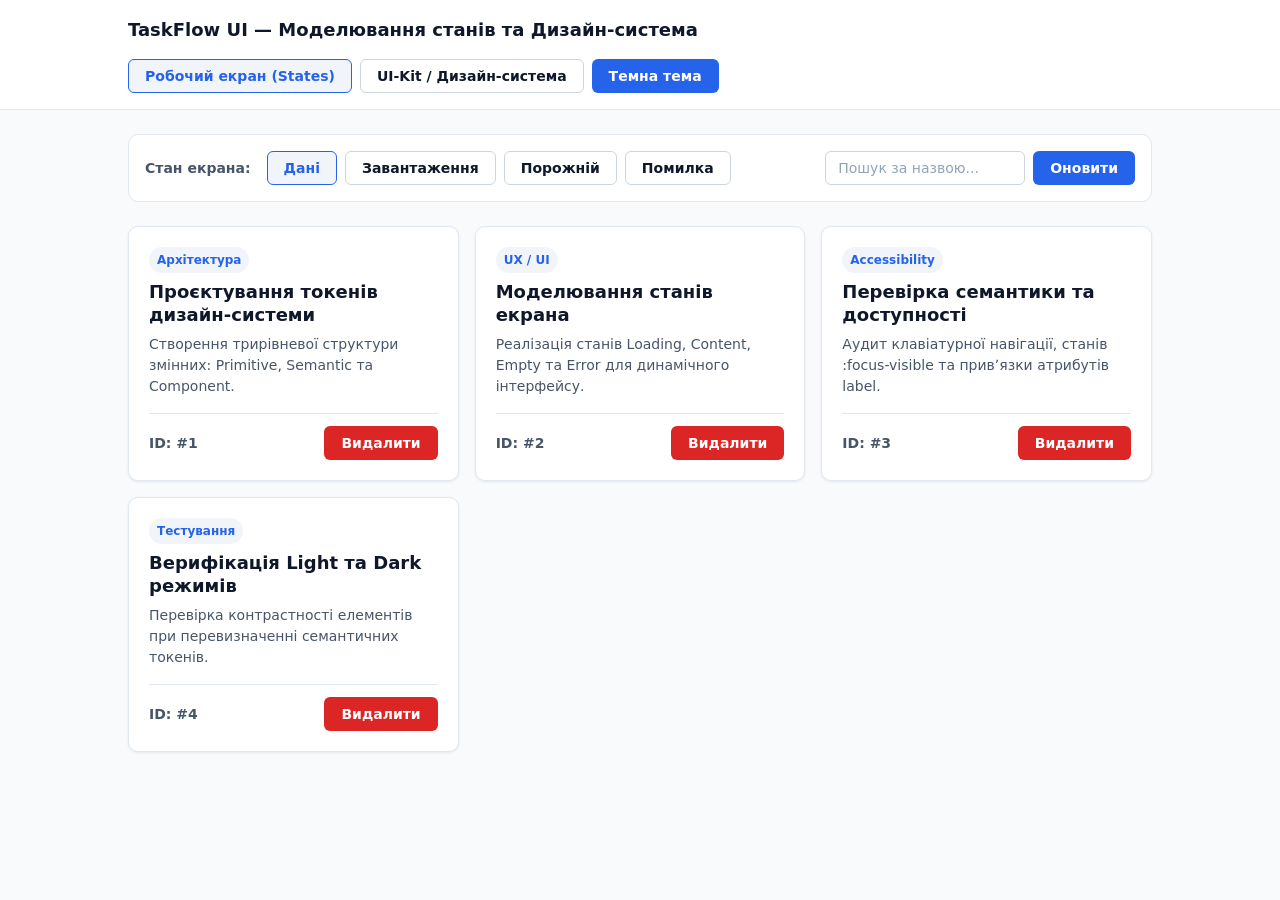
<file: index.html>
<!DOCTYPE html>
<html lang="uk" data-theme="light">
<head>
  <meta charset="UTF-8">
  <meta name="viewport" content="width=device-width, initial-scale=1.0">
  <title>Практична робота №6 — Screen States & Design Tokens</title>
  <link rel="stylesheet" href="tokens.css">
  <link rel="stylesheet" href="style.css">
</head>
<body>

  <header class="app-header">
    <div class="header-inner">
      <h1 class="app-title">TaskFlow UI — Моделювання станів та Дизайн-система</h1>
      <div class="header-controls">
        <button type="button" class="btn btn-secondary is-active" data-view-tab="app">
          Робочий екран (States)
        </button>
        <button type="button" class="btn btn-secondary" data-view-tab="uikit">
          UI-Kit / Дизайн-система
        </button>
        <button type="button" class="btn btn-primary" id="themeToggleBtn">
          Темна тема
        </button>
      </div>
    </div>
  </header>

  <main class="container">
    <!-- ====================================================================
         РОЗДІЛ 1: МОДЕЛЮВАННЯ СТАНІВ ЕКРАНА (Screen States)
         ==================================================================== -->
    <section id="view-app">
      <!-- Панель керування станами (State Switcher) та пошук -->
      <div class="toolbar">
        <div class="toolbar-group" role="group" aria-label="Панель тестування станів екрана">
          <span class="toolbar-label">Стан екрана:</span>
          <button type="button" class="btn btn-secondary is-active" data-target-state="content">Дані</button>
          <button type="button" class="btn btn-secondary" data-target-state="loading">Завантаження</button>
          <button type="button" class="btn btn-secondary" data-target-state="empty">Порожній</button>
          <button type="button" class="btn btn-secondary" data-target-state="error">Помилка</button>
        </div>

        <div class="toolbar-group">
          <div class="form-group">
            <label for="searchInput" class="is-hidden">Пошук завдань</label>
            <input
              type="search"
              id="searchInput"
              class="form-input"
              placeholder="Пошук за назвою..."
            >
          </div>
          <button type="button" class="btn btn-primary" id="refreshBtn">Оновити</button>
        </div>
      </div>

      <!-- 1. Стан завантаження (Loading State — Skeleton Screen) -->
      <div data-state="loading" class="cards-grid is-hidden" aria-busy="true" aria-label="Завантаження даних">
        <article class="card">
          <div>
            <div class="skeleton-box skeleton-badge"></div>
            <div class="skeleton-box skeleton-title"></div>
            <div class="skeleton-box skeleton-text"></div>
            <div class="skeleton-box skeleton-text-short"></div>
          </div>
        </article>
        <article class="card">
          <div>
            <div class="skeleton-box skeleton-badge"></div>
            <div class="skeleton-box skeleton-title"></div>
            <div class="skeleton-box skeleton-text"></div>
            <div class="skeleton-box skeleton-text-short"></div>
          </div>
        </article>
        <article class="card">
          <div>
            <div class="skeleton-box skeleton-badge"></div>
            <div class="skeleton-box skeleton-title"></div>
            <div class="skeleton-box skeleton-text"></div>
            <div class="skeleton-box skeleton-text-short"></div>
          </div>
        </article>
        <article class="card">
          <div>
            <div class="skeleton-box skeleton-badge"></div>
            <div class="skeleton-box skeleton-title"></div>
            <div class="skeleton-box skeleton-text"></div>
            <div class="skeleton-box skeleton-text-short"></div>
          </div>
        </article>
      </div>

      <!-- 2. Стан із даними (Content / Populated State) -->
      <div data-state="content" class="cards-grid" id="cardsContainer">
        <!-- Картки рендеряться динамічно через app.js -->
      </div>

      <!-- 3. Порожній стан (Empty State) -->
      <div data-state="empty" class="state-placeholder is-hidden">
        <svg class="state-icon" viewBox="0 0 24 24" fill="none" stroke="currentColor" stroke-width="1.5" aria-hidden="true">
          <path stroke-linecap="round" stroke-linejoin="round" d="M20 13V6a2 2 0 00-2-2H6a2 2 0 00-2 2v7m16 0v5a2 2 0 01-2 2H6a2 2 0 01-2-2v-5m16 0h-2.586a1 1 0 00-.707.293l-2.414 2.414a1 1 0 01-.707.293h-3.172a1 1 0 01-.707-.293l-2.414-2.414A1 1 0 006.586 13H4" />
        </svg>
        <h2 class="state-title">Елементів не знайдено</h2>
        <p class="state-message">
          Список порожній або за вашим пошуковим запитом немає збігів. Відновіть початковий набір даних, щоб продовжити роботу.
        </p>
        <button type="button" class="btn btn-primary" id="resetDataBtn">
          Відновити початковий список
        </button>
      </div>

      <!-- 4. Стан помилки (Error State) -->
      <div data-state="error" class="state-placeholder state-placeholder--error is-hidden" role="alert">
        <svg class="state-icon" viewBox="0 0 24 24" fill="none" stroke="currentColor" stroke-width="1.5" aria-hidden="true">
          <path stroke-linecap="round" stroke-linejoin="round" d="M12 9v3.75m9-.75a9 9 0 11-18 0 9 9 0 0118 0zm-9 3.75h.008v.008H12v-.008z" />
        </svg>
        <h2 class="state-title">Помилка завантаження даних (HTTP 503)</h2>
        <p class="state-message">
          Не вдалося встановити з'єднання із сервером API. Перевірте підключення до мережі або виконайте повторний запит.
        </p>
        <button type="button" class="btn btn-danger" id="retryBtn">
          Повторити спробу
        </button>
      </div>
    </section>

    <!-- ====================================================================
         РОЗДІЛ 2: БІБЛІОТЕКА КОМПОНЕНТІВ (UI-Kit Showcase)
         ==================================================================== -->
    <section id="view-uikit" class="uikit-section is-hidden">
      <div class="uikit-block">
        <h2 class="uikit-block-title">1. Кнопки (Primary, Secondary, Danger — Default &amp; Disabled)</h2>
        <div class="uikit-row">
          <button type="button" class="btn btn-primary">Primary Default</button>
          <button type="button" class="btn btn-primary" disabled>Primary Disabled</button>

          <button type="button" class="btn btn-secondary">Secondary Default</button>
          <button type="button" class="btn btn-secondary" disabled>Secondary Disabled</button>

          <button type="button" class="btn btn-danger">Danger Default</button>
          <button type="button" class="btn btn-danger" disabled>Danger Disabled</button>
        </div>
      </div>

      <div class="uikit-block">
        <h2 class="uikit-block-title">2. Поля введення (Default, Disabled, Validation Error)</h2>
        <div class="uikit-row">
          <div class="form-group">
            <label for="uikit-input-default" class="form-label">Назва проєкту (Default)</label>
            <input type="text" id="uikit-input-default" class="form-input" placeholder="Введіть текст...">
          </div>

          <div class="form-group">
            <label for="uikit-input-disabled" class="form-label">Заблоковане поле (Disabled)</label>
            <input type="text" id="uikit-input-disabled" class="form-input" value="Тільки для читання" disabled>
          </div>

          <div class="form-group">
            <label for="uikit-input-error" class="form-label">Електронна пошта (Error)</label>
            <input type="email" id="uikit-input-error" class="form-input is-error" value="invalid-email@" aria-invalid="true">
            <span class="form-error-text">Введіть коректну адресу електронної пошти</span>
          </div>
        </div>
      </div>

      <div class="uikit-block">
        <h2 class="uikit-block-title">3. Уніфікована картка контенту</h2>
        <div class="cards-grid">
          <article class="card">
            <div>
              <span class="card-badge">Design System</span>
              <h3 class="card-title">Компонентна картка</h3>
              <p class="card-desc">
                Візуальні властивості цієї картки повністю керуються через трирівневу систему дизайн-токенів (Primitive → Semantic → Component).
              </p>
            </div>
            <div class="card-footer">
              <span class="toolbar-label">Статус: Активний</span>
              <button type="button" class="btn btn-secondary">Детальніше</button>
            </div>
          </article>
        </div>
      </div>
    </section>
  </main>

  <script src="app.js"></script>
</body>
</html>
</file>
<file: tokens.css>
:root {
  /* ==========================================================================
     1. PRIMITIVE TOKENS (Сирі значення палітри, типографіки та відступів)
     ========================================================================== */
  /* Colors */
  --palette-white: #ffffff;
  --palette-gray-50: #f8fafc;
  --palette-gray-100: #f1f5f9;
  --palette-gray-200: #e2e8f0;
  --palette-gray-300: #cbd5e1;
  --palette-gray-400: #94a3b8;
  --palette-gray-600: #475569;
  --palette-gray-800: #1e293b;
  --palette-gray-900: #0f172a;
  --palette-gray-950: #020617;

  --palette-blue-500: #3b82f6;
  --palette-blue-600: #2563eb;
  --palette-blue-700: #1d4ed8;

  --palette-red-50: #fef2f2;
  --palette-red-500: #ef4444;
  --palette-red-600: #dc2626;
  --palette-red-700: #b91c1c;
  --palette-red-950: #450a0a;

  /* Spacing Scale */
  --space-1: 4px;
  --space-2: 8px;
  --space-3: 12px;
  --space-4: 16px;
  --space-5: 20px;
  --space-6: 24px;
  --space-8: 32px;
  --space-12: 48px;

  /* Radii */
  --radius-sm: 6px;
  --radius-md: 10px;
  --radius-lg: 16px;
  --radius-full: 9999px;

  /* Typography */
  --font-family-sans: system-ui, -apple-system, 'Segoe UI', Roboto, sans-serif;
  --font-size-xs: 0.75rem;
  --font-size-sm: 0.875rem;
  --font-size-base: 1rem;
  --font-size-lg: 1.125rem;
  --font-size-xl: 1.5rem;
  --line-height-tight: 1.25;
  --line-height-base: 1.5;

  /* Shadows & Borders */
  --border-width-thin: 1px;
  --border-width-thick: 2px;
  --shadow-sm: 0 1px 3px rgba(15, 23, 42, 0.08);
  --shadow-md: 0 4px 12px rgba(15, 23, 42, 0.12);

  /* ==========================================================================
     2. SEMANTIC TOKENS (Абстрактні ролі властивостей — Light Theme за замовчуванням)
     ========================================================================== */
  --bg-canvas: var(--palette-gray-50);
  --bg-surface: var(--palette-white);
  --bg-surface-subtle: var(--palette-gray-100);
  --bg-skeleton-base: var(--palette-gray-200);
  --bg-skeleton-highlight: var(--palette-gray-100);

  --text-primary: var(--palette-gray-900);
  --text-secondary: var(--palette-gray-600);
  --text-muted: var(--palette-gray-400);
  --text-inverse: var(--palette-white);

  --border-default: var(--palette-gray-200);
  --border-strong: var(--palette-gray-300);

  --color-primary: var(--palette-blue-600);
  --color-primary-hover: var(--palette-blue-700);
  --color-focus-ring: var(--palette-blue-500);

  --color-danger: var(--palette-red-600);
  --color-danger-hover: var(--palette-red-700);
  --color-danger-bg: var(--palette-red-50);

  /* ==========================================================================
     3. COMPONENT TOKENS (Прив'язка семантичних токенів до конкретних елементів)
     ========================================================================== */
  /* Buttons */
  --btn-padding-y: var(--space-2);
  --btn-padding-x: var(--space-4);
  --btn-radius: var(--radius-sm);
  --btn-font-size: var(--font-size-sm);

  --btn-primary-bg: var(--color-primary);
  --btn-primary-bg-hover: var(--color-primary-hover);
  --btn-primary-text: var(--text-inverse);

  --btn-secondary-bg: var(--bg-surface);
  --btn-secondary-bg-hover: var(--bg-surface-subtle);
  --btn-secondary-text: var(--text-primary);
  --btn-secondary-border: var(--border-strong);

  --btn-danger-bg: var(--color-danger);
  --btn-danger-bg-hover: var(--color-danger-hover);
  --btn-danger-text: var(--text-inverse);

  /* Inputs */
  --input-bg: var(--bg-surface);
  --input-text: var(--text-primary);
  --input-placeholder: var(--text-muted);
  --input-border: var(--border-strong);
  --input-border-focus: var(--color-focus-ring);
  --input-border-error: var(--color-danger);
  --input-padding-y: var(--space-2);
  --input-padding-x: var(--space-3);
  --input-radius: var(--radius-sm);

  /* Cards */
  --card-bg: var(--bg-surface);
  --card-border: var(--border-default);
  --card-radius: var(--radius-md);
  --card-padding: var(--space-5);
  --card-shadow: var(--shadow-sm);
}

/* ============================================================================
   DARK THEME OVERRIDE (Перевизначаються ВИКЛЮЧНО семантичні токени)
   ============================================================================ */
[data-theme="dark"] {
  --bg-canvas: var(--palette-gray-950);
  --bg-surface: var(--palette-gray-900);
  --bg-surface-subtle: var(--palette-gray-800);
  --bg-skeleton-base: var(--palette-gray-800);
  --bg-skeleton-highlight: var(--palette-gray-600);

  --text-primary: var(--palette-gray-50);
  --text-secondary: var(--palette-gray-300);
  --text-muted: var(--palette-gray-400);
  --text-inverse: var(--palette-white);

  --border-default: var(--palette-gray-800);
  --border-strong: var(--palette-gray-600);

  --color-primary: var(--palette-blue-500);
  --color-primary-hover: var(--palette-blue-600);

  --color-danger: var(--palette-red-500);
  --color-danger-hover: var(--palette-red-600);
  --color-danger-bg: var(--palette-red-950);
}
</file>
<file: style.css>
*,
*::before,
*::after {
  box-sizing: border-box;
  margin: 0;
  padding: 0;
}

body {
  font-family: var(--font-family-sans);
  font-size: var(--font-size-base);
  line-height: var(--line-height-base);
  background-color: var(--bg-canvas);
  color: var(--text-primary);
  transition: background-color 0.2s ease, color 0.2s ease;
}

/* Службовий клас керування видимістю станів (замість інлайн-стилів) */
.is-hidden {
  display: none !important;
}

.container {
  max-width: calc(var(--space-12) * 22);
  margin: 0 auto;
  padding: var(--space-6) var(--space-4);
}

/* Header & Navigation */
.app-header {
  background-color: var(--bg-surface);
  border-bottom: var(--border-width-thin) solid var(--border-default);
  padding: var(--space-4) 0;
}

.header-inner {
  max-width: calc(var(--space-12) * 22);
  margin: 0 auto;
  padding: 0 var(--space-4);
  display: flex;
  flex-wrap: wrap;
  justify-content: space-between;
  align-items: center;
  gap: var(--space-4);
}

.app-title {
  font-size: var(--font-size-lg);
  font-weight: 700;
}

.header-controls {
  display: flex;
  flex-wrap: wrap;
  gap: var(--space-2);
  align-items: center;
}

/* State Switcher Toolbar */
.toolbar {
  background-color: var(--bg-surface);
  border: var(--border-width-thin) solid var(--border-default);
  border-radius: var(--radius-md);
  padding: var(--space-4);
  margin-bottom: var(--space-6);
  display: flex;
  flex-wrap: wrap;
  justify-content: space-between;
  align-items: center;
  gap: var(--space-4);
}

.toolbar-group {
  display: flex;
  flex-wrap: wrap;
  align-items: center;
  gap: var(--space-2);
}

.toolbar-label {
  font-size: var(--font-size-sm);
  font-weight: 600;
  color: var(--text-secondary);
  margin-right: var(--space-2);
}

/* ==========================================================================
   STANDARDIZED COMPONENTS (Buttons, Inputs, Cards)
   ========================================================================== */
.btn {
  display: inline-flex;
  align-items: center;
  justify-content: center;
  gap: var(--space-2);
  padding: var(--btn-padding-y) var(--btn-padding-x);
  font-family: inherit;
  font-size: var(--btn-font-size);
  font-weight: 600;
  border-radius: var(--btn-radius);
  border: var(--border-width-thin) solid transparent;
  cursor: pointer;
  transition: background-color 0.15s ease, border-color 0.15s ease, opacity 0.15s ease;
}

.btn:focus-visible {
  outline: var(--border-width-thick) solid var(--color-focus-ring);
  outline-offset: var(--space-1);
}

.btn:disabled {
  opacity: 0.5;
  cursor: not-allowed;
}

/* Primary Button */
.btn-primary {
  background-color: var(--btn-primary-bg);
  color: var(--btn-primary-text);
}

.btn-primary:hover:not(:disabled) {
  background-color: var(--btn-primary-bg-hover);
}

/* Secondary Button */
.btn-secondary {
  background-color: var(--btn-secondary-bg);
  color: var(--btn-secondary-text);
  border-color: var(--btn-secondary-border);
}

.btn-secondary:hover:not(:disabled) {
  background-color: var(--btn-secondary-bg-hover);
}

.btn-secondary.is-active {
  border-color: var(--color-primary);
  color: var(--color-primary);
  background-color: var(--bg-surface-subtle);
}

/* Danger Button */
.btn-danger {
  background-color: var(--btn-danger-bg);
  color: var(--btn-danger-text);
}

.btn-danger:hover:not(:disabled) {
  background-color: var(--btn-danger-bg-hover);
}

/* Form Fields */
.form-group {
  display: flex;
  flex-direction: column;
  gap: var(--space-1);
}

.form-label {
  font-size: var(--font-size-sm);
  font-weight: 600;
  color: var(--text-primary);
}

.form-input {
  padding: var(--input-padding-y) var(--input-padding-x);
  font-family: inherit;
  font-size: var(--font-size-sm);
  color: var(--input-text);
  background-color: var(--input-bg);
  border: var(--border-width-thin) solid var(--input-border);
  border-radius: var(--input-radius);
  transition: border-color 0.15s ease;
}

.form-input::placeholder {
  color: var(--input-placeholder);
}

.form-input:focus {
  outline: none;
  border-color: var(--input-border-focus);
  box-shadow: 0 0 0 var(--border-width-thick) var(--color-focus-ring);
}

.form-input:disabled {
  background-color: var(--bg-surface-subtle);
  cursor: not-allowed;
  opacity: 0.7;
}

.form-input.is-error {
  border-color: var(--input-border-error);
}

.form-error-text {
  font-size: var(--font-size-xs);
  color: var(--color-danger);
}

/* Cards Grid */
.cards-grid {
  display: grid;
  grid-template-columns: repeat(auto-fill, minmax(calc(var(--space-12) * 5.5), 1fr));
  gap: var(--space-4);
}

.card {
  background-color: var(--card-bg);
  border: var(--border-width-thin) solid var(--card-border);
  border-radius: var(--card-radius);
  padding: var(--card-padding);
  box-shadow: var(--card-shadow);
  display: flex;
  flex-direction: column;
  justify-content: space-between;
  gap: var(--space-4);
}

.card-badge {
  display: inline-block;
  align-self: flex-start;
  padding: var(--space-1) var(--space-2);
  font-size: var(--font-size-xs);
  font-weight: 600;
  border-radius: var(--radius-full);
  background-color: var(--bg-surface-subtle);
  color: var(--color-primary);
}

.card-title {
  font-size: var(--font-size-lg);
  font-weight: 700;
  line-height: var(--line-height-tight);
  margin-top: var(--space-2);
}

.card-desc {
  font-size: var(--font-size-sm);
  color: var(--text-secondary);
  margin-top: var(--space-2);
}

.card-footer {
  display: flex;
  justify-content: space-between;
  align-items: center;
  padding-top: var(--space-3);
  border-top: var(--border-width-thin) solid var(--border-default);
}

/* ==========================================================================
   SCREEN STATES (Loading Skeleton, Empty State, Error State)
   ========================================================================== */
@keyframes skeleton-shimmer {
  0% {
    background-position: -200% 0;
  }
  100% {
    background-position: 200% 0;
  }
}

.skeleton-box {
  background: linear-gradient(
    90deg,
    var(--bg-skeleton-base) 25%,
    var(--bg-skeleton-highlight) 50%,
    var(--bg-skeleton-base) 75%
  );
  background-size: 200% 100%;
  animation: skeleton-shimmer 1.5s infinite linear;
  border-radius: var(--radius-sm);
}

.skeleton-badge {
  width: calc(var(--space-12) * 1.5);
  height: var(--space-5);
}

.skeleton-title {
  width: 75%;
  height: var(--space-6);
  margin-top: var(--space-3);
}

.skeleton-text {
  width: 100%;
  height: var(--space-4);
  margin-top: var(--space-2);
}

.skeleton-text-short {
  width: 60%;
  height: var(--space-4);
  margin-top: var(--space-2);
}

/* State Placeholder Box (Empty & Error) */
.state-placeholder {
  background-color: var(--bg-surface);
  border: var(--border-width-thin) solid var(--border-default);
  border-radius: var(--radius-lg);
  padding: var(--space-12) var(--space-6);
  text-align: center;
  display: flex;
  flex-direction: column;
  align-items: center;
  gap: var(--space-3);
}

.state-placeholder--error {
  border-color: var(--color-danger);
  background-color: var(--color-danger-bg);
}

.state-icon {
  width: var(--space-12);
  height: var(--space-12);
  color: var(--text-muted);
}

.state-placeholder--error .state-icon {
  color: var(--color-danger);
}

.state-title {
  font-size: var(--font-size-xl);
  font-weight: 700;
}

.state-message {
  max-width: calc(var(--space-12) * 9);
  font-size: var(--font-size-sm);
  color: var(--text-secondary);
}

/* UI-Kit Showcase Section */
.uikit-section {
  display: flex;
  flex-direction: column;
  gap: var(--space-6);
}

.uikit-block {
  background-color: var(--bg-surface);
  border: var(--border-width-thin) solid var(--border-default);
  border-radius: var(--radius-md);
  padding: var(--space-6);
}

.uikit-block-title {
  font-size: var(--font-size-lg);
  margin-bottom: var(--space-4);
  padding-bottom: var(--space-2);
  border-bottom: var(--border-width-thin) solid var(--border-default);
}

.uikit-row {
  display: flex;
  flex-wrap: wrap;
  gap: var(--space-4);
  align-items: flex-start;
}
</file>
